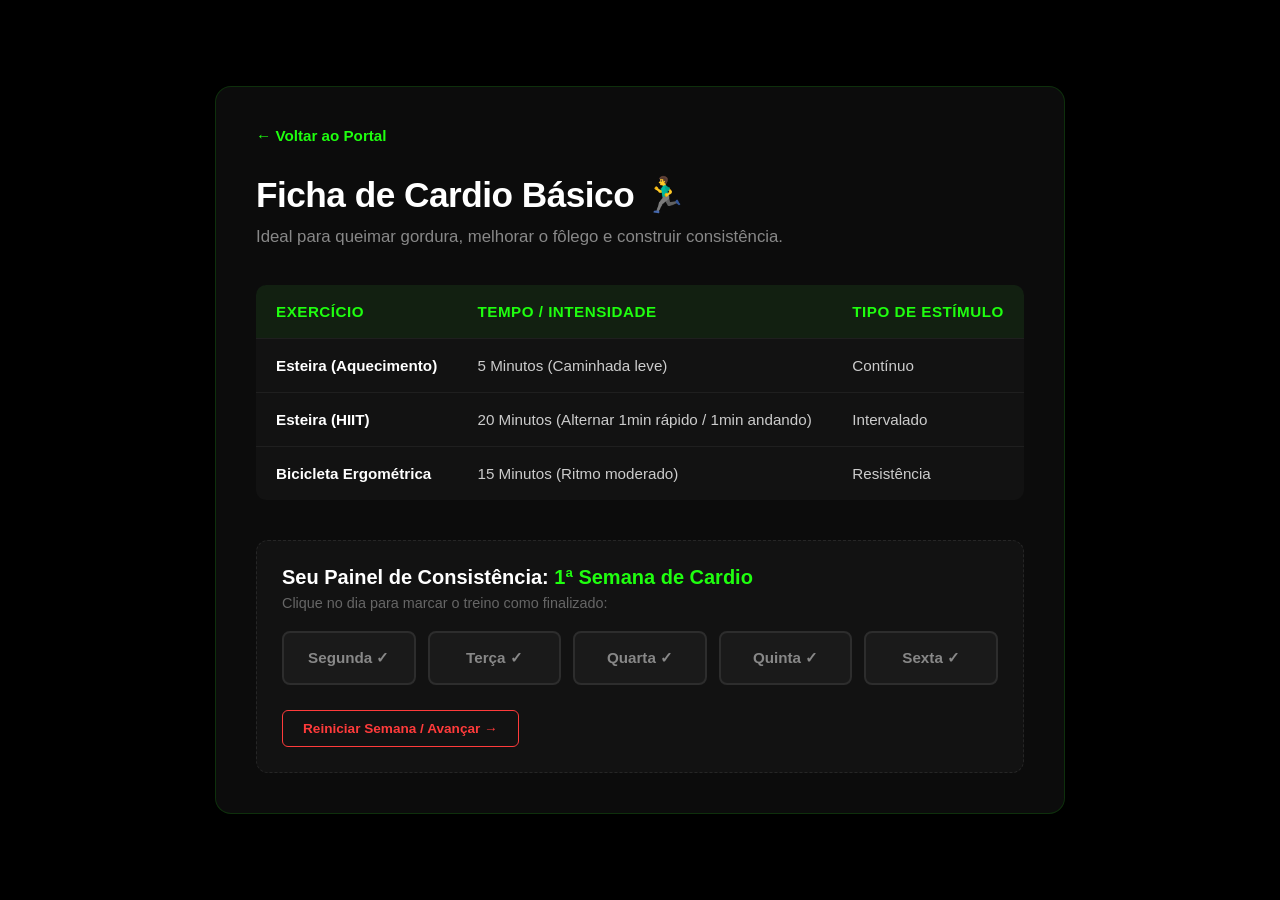
<file: treino-cardio.html>
<!DOCTYPE html>
<html lang="pt-br">
<head>
    <meta charset="UTF-8">
    <meta name="viewport" content="width=device-width, initial-scale=1.0">
    <link rel="stylesheet" href="cardio.css">
    <title>Sua Ficha de Cardio - Portal Fitness</title>
</head>
<body>

    <div class="container-treino">
        
        <!-- Link de Retorno -->
        <a href="index.html" class="voltar-home">← Voltar ao Portal</a>
        
        <!-- Cabeçalho da Ficha -->
        <h1 class="titulo-pagina">Ficha de Cardio Básico 🏃‍♂️</h1>
        <p class="subtitulo-pagina">Ideal para queimar gordura, melhorar o fôlego e construir consistência.</p>

        <!-- Tabela com a Rotina de Exercícios -->
        <table class="tabela-treino">
            <thead>
                <tr>
                    <th>Exercício</th>
                    <th>Tempo / Intensidade</th>
                    <th>Tipo de Estímulo</th>
                </tr>
            </thead>
            <tbody>
                <tr>
                    <td><strong class="nome-exercicio">Esteira (Aquecimento)</strong></td>
                    <td>5 Minutos (Caminhada leve)</td>
                    <td>Contínuo</td>
                </tr>
                <tr>
                    <td><strong class="nome-exercicio">Esteira (HIIT)</strong></td>
                    <td>20 Minutos (Alternar 1min rápido / 1min andando)</td>
                    <td>Intervalado</td>
                </tr>
                <tr>
                    <td><strong class="nome-exercicio">Bicicleta Ergométrica</strong></td>
                    <td>15 Minutos (Ritmo moderado)</td>
                    <td>Resistência</td>
                </tr>
            </tbody>
        </table>

        <!-- Painel de Check-in Semanal -->
        <div class="painel-checkin">
          <!-- 🎯 ATUALIZADO: Adicionamos o span que vai mostrar a semana atual -->
            <h3 class="titulo-checkin">
                Seu Painel de Consistência: <span id="contador-semanas" style="color: rgb(31, 255, 15);">1ª Semana</span>
            </h3>
            <p class="instrucao-checkin">Clique no dia para marcar o treino como finalizado:</p>
            <!-- Bloco dos botões de dias -->
            <div class="dias-wrapper">
                <div class="dia-btn" data-dia="seg">Segunda ✓</div>
                <div class="dia-btn" data-dia="ter">Terça ✓</div>
                <div class="dia-btn" data-dia="qua">Quarta ✓</div>
                <div class="dia-btn" data-dia="qui">Quinta ✓</div>
                <div class="dia-btn" data-dia="sex">Sexta ✓</div>
            </div>

            <!-- Botão de Reset -->
            <button class="btn-reset" id="reset-progresso">Reiniciar Semana / Avançar →</button>
        </div>

    </div>
<div id="modal-conquista" class="modal-fundo">
        <div class="modal-conteudo">
            <div class="trofeu-animado">🏆</div>
            <h2>Parabéns pelo Progresso!</h2>
            <p id="texto-parabens">Você concluiu a semana de treinos com sucesso!</p>
            <button id="btn-fechar-modal">Continuar Treinando 💪</button>
        </div>
    </div>
    <!-- Chamada do script isolado para controle do check-in -->
    <script src="cardio.js"></script>
</body>
</html>
</file>
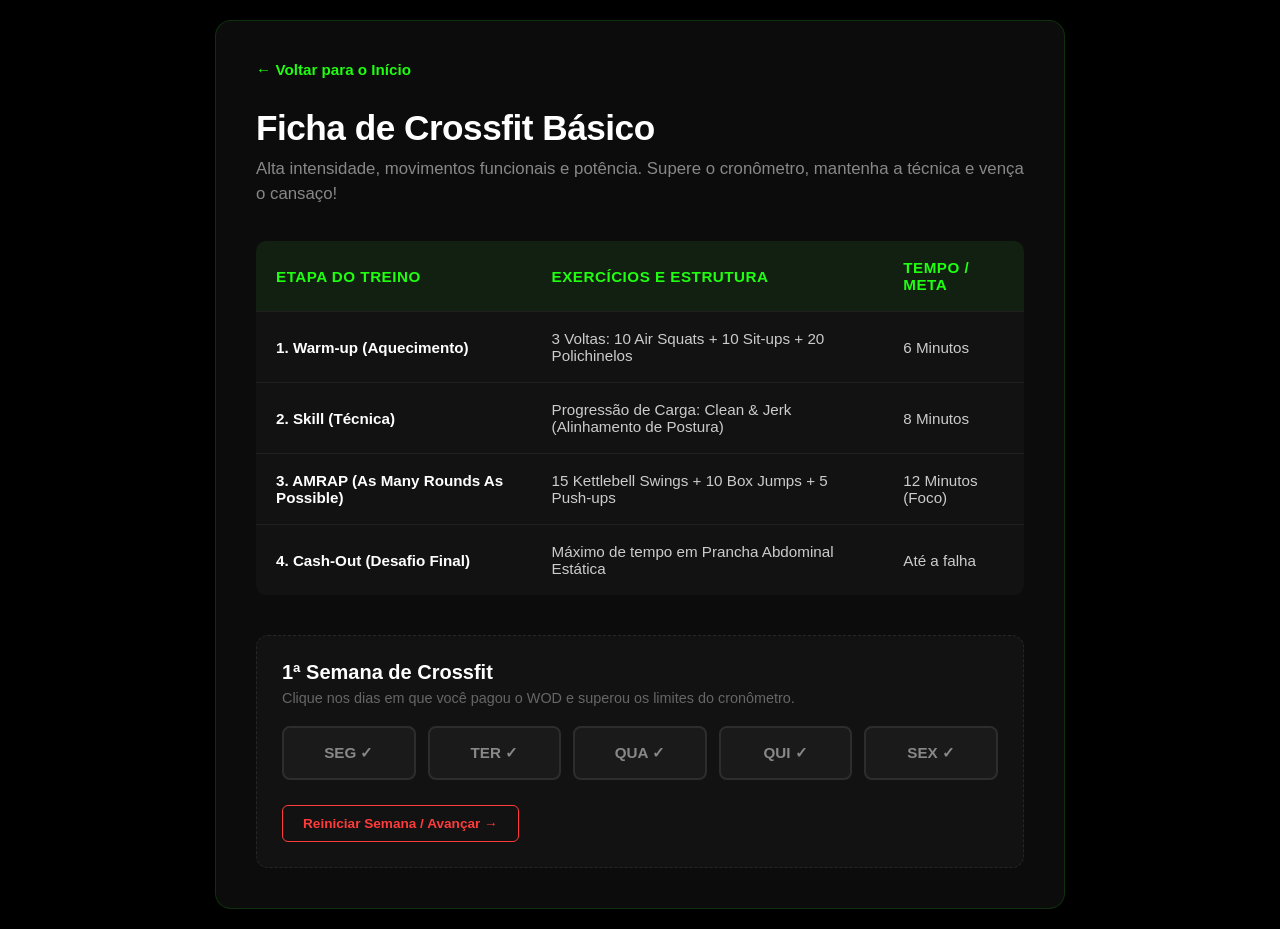
<file: treino-crossfit.html>
<!DOCTYPE html>
<html lang="pt-BR">
<head>
    <meta charset="UTF-8">
    <meta name="viewport" content="width=device-width, initial-scale=1.0">
    <title>Crossfit - Meu Portal Fitness</title>
    <link rel="stylesheet" href="crossfit.css">
</head>
<body>

    <div class="container-treino">
        <a href="index.html" class="voltar-home">← Voltar para o Início</a>

        <h1 class="titulo-pagina">Ficha de Crossfit Básico</h1>
        <p class="subtitulo-pagina">Alta intensidade, movimentos funcionais e potência. Supere o cronômetro, mantenha a técnica e vença o cansaço!</p>

        <table class="tabela-treino">
            <thead>
                <tr>
                    <th>Etapa do Treino</th>
                    <th>Exercícios e Estrutura</th>
                    <th>Tempo / Meta</th>
                </tr>
            </thead>
            <tbody>
                <tr>
                    <td><span class="nome-exercicio">1. Warm-up (Aquecimento)</span></td>
                    <td>3 Voltas: 10 Air Squats + 10 Sit-ups + 20 Polichinelos</td>
                    <td>6 Minutos</td>
                </tr>
                <tr>
                    <td><span class="nome-exercicio">2. Skill (Técnica)</span></td>
                    <td>Progressão de Carga: Clean & Jerk (Alinhamento de Postura)</td>
                    <td>8 Minutos</td>
                </tr>
                <tr>
                    <td><span class="nome-exercicio">3. AMRAP (As Many Rounds As Possible)</span></td>
                    <td>15 Kettlebell Swings + 10 Box Jumps + 5 Push-ups</td>
                    <td>12 Minutos (Foco)</td>
                </tr>
                <tr>
                    <td><span class="nome-exercicio">4. Cash-Out (Desafio Final)</span></td>
                    <td>Máximo de tempo em Prancha Abdominal Estática</td>
                    <td>Até a falha</td>
                </tr>
            </tbody>
        </table>

        <div class="painel-checkin">
            <h3 id="contador-semanas" class="titulo-checkin">1ª Semana de Crossfit</h3>
            <p class="instrucao-checkin">Clique nos dias em que você pagou o WOD e superou os limites do cronômetro.</p>
            
            <div class="dias-wrapper">
                <button class="dia-btn" data-dia="seg">SEG ✓</button>
                <button class="dia-btn" data-dia="ter">TER ✓</button>
                <button class="dia-btn" data-dia="qua">QUA ✓</button>
                <button class="dia-btn" data-dia="qui">QUI ✓</button>
                <button class="dia-btn" data-dia="sex">SEX ✓</button>
            </div>

            <button id="reset-progresso" class="btn-reset">Reiniciar Semana / Avançar →</button>
        </div>
    </div>

    <div id="modal-conquista" class="modal-fundo">
        <div class="modal-conteudo">
            <span class="trofeu-animado">🏆</span>
            <h2>Semana Concluída!</h2>
            <p id="texto-parabens">Sensacional! A sua semana de treino foi totalmente concluída.</p>
            <button id="btn-fechar-modal">Continuar Treinando</button>
        </div>
    </div>

    <script src="crossfit.js"></script>
</body>
</html>
</file>
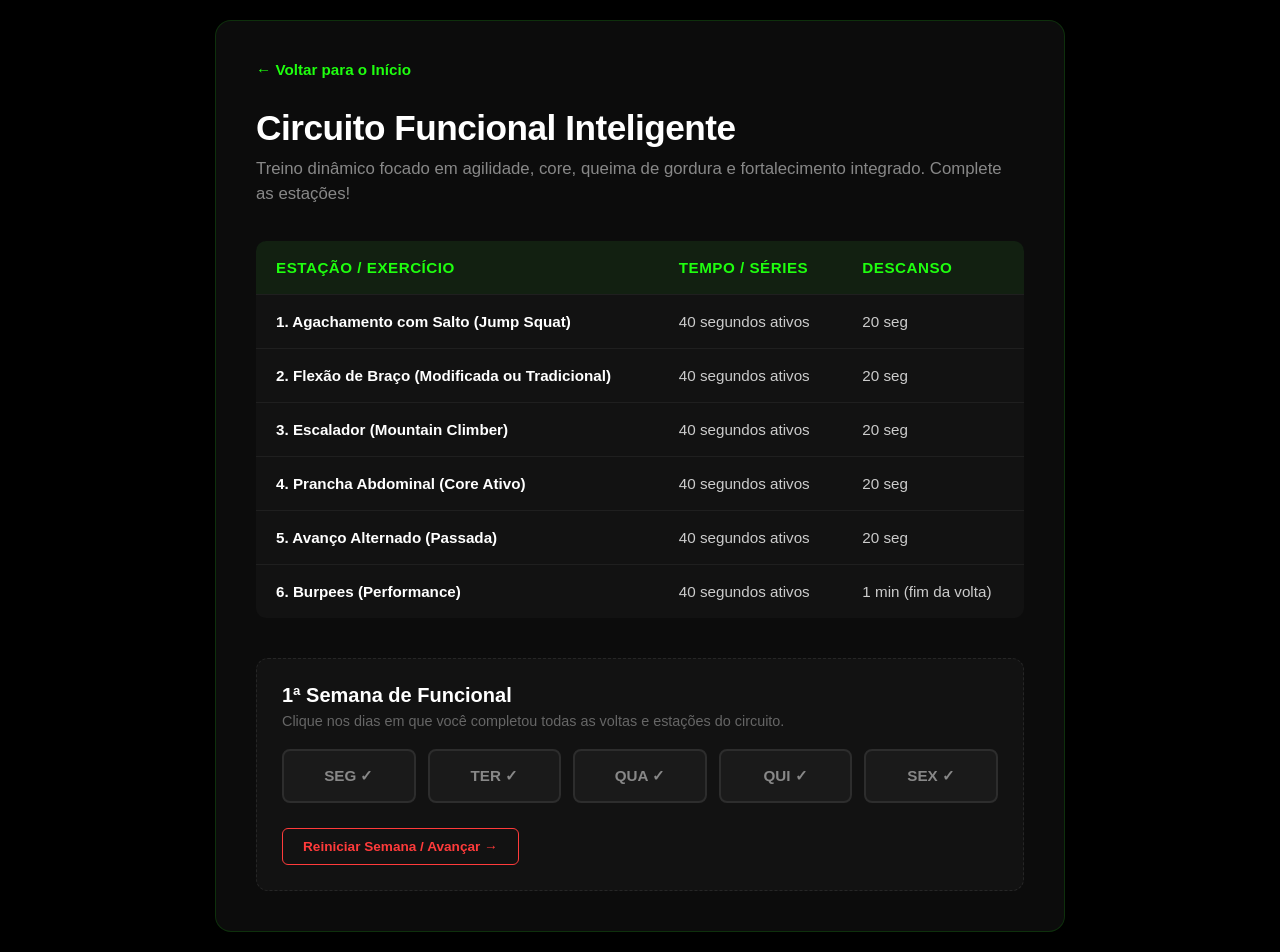
<file: treino-funcional.html>
<!DOCTYPE html>
<html lang="pt-BR">
<head>
    <meta charset="UTF-8">
    <meta name="viewport" content="width=device-width, initial-scale=1.0">
    <title>Treinamento Funcional - Meu Portal Fitness</title>
    <link rel="stylesheet" href="funcional.css">
</head>
<body>

    <div class="container-treino">
        <a href="index.html" class="voltar-home">← Voltar para o Início</a>

        <h1 class="titulo-pagina">Circuito Funcional Inteligente</h1>
        <p class="subtitulo-pagina">Treino dinâmico focado em agilidade, core, queima de gordura e fortalecimento integrado. Complete as estações!</p>

        <table class="tabela-treino">
            <thead>
                <tr>
                    <th>Estação / Exercício</th>
                    <th>Tempo / Séries</th>
                    <th>Descanso</th>
                </tr>
            </thead>
            <tbody>
                <tr>
                    <td><span class="nome-exercicio">1. Agachamento com Salto (Jump Squat)</span></td>
                    <td>40 segundos ativos</td>
                    <td>20 seg</td>
                </tr>
                <tr>
                    <td><span class="nome-exercicio">2. Flexão de Braço (Modificada ou Tradicional)</span></td>
                    <td>40 segundos ativos</td>
                    <td>20 seg</td>
                </tr>
                <tr>
                    <td><span class="nome-exercicio">3. Escalador (Mountain Climber)</span></td>
                    <td>40 segundos ativos</td>
                    <td>20 seg</td>
                </tr>
                <tr>
                    <td><span class="nome-exercicio">4. Prancha Abdominal (Core Ativo)</span></td>
                    <td>40 segundos ativos</td>
                    <td>20 seg</td>
                </tr>
                <tr>
                    <td><span class="nome-exercicio">5. Avanço Alternado (Passada)</span></td>
                    <td>40 segundos ativos</td>
                    <td>20 seg</td>
                </tr>
                <tr>
                    <td><span class="nome-exercicio">6. Burpees (Performance)</span></td>
                    <td>40 segundos ativos</td>
                    <td>1 min (fim da volta)</td>
                </tr>
            </tbody>
        </table>

        <div class="painel-checkin">
            <h3 id="contador-semanas" class="titulo-checkin">1ª Semana de Funcional</h3>
            <p class="instrucao-checkin">Clique nos dias em que você completou todas as voltas e estações do circuito.</p>
            
            <div class="dias-wrapper">
                <button class="dia-btn" data-dia="seg">SEG ✓</button>
                <button class="dia-btn" data-dia="ter">TER ✓</button>
                <button class="dia-btn" data-dia="qua">QUA ✓</button>
                <button class="dia-btn" data-dia="qui">QUI ✓</button>
                <button class="dia-btn" data-dia="sex">SEX ✓</button>
            </div>

            <button id="reset-progresso" class="btn-reset">Reiniciar Semana / Avançar →</button>
        </div>
    </div>

    <div id="modal-conquista" class="modal-fundo">
        <div class="modal-conteudo">
            <span class="trofeu-animado">🏆</span>
            <h2>Semana Concluída!</h2>
            <p id="texto-parabens">Sensacional! A sua semana de treino foi totalmente concluída.</p>
            <button id="btn-fechar-modal">Continuar Treinando</button>
        </div>
    </div>

    <script src="funcional.js"></script>
</body>
</html>
</file>
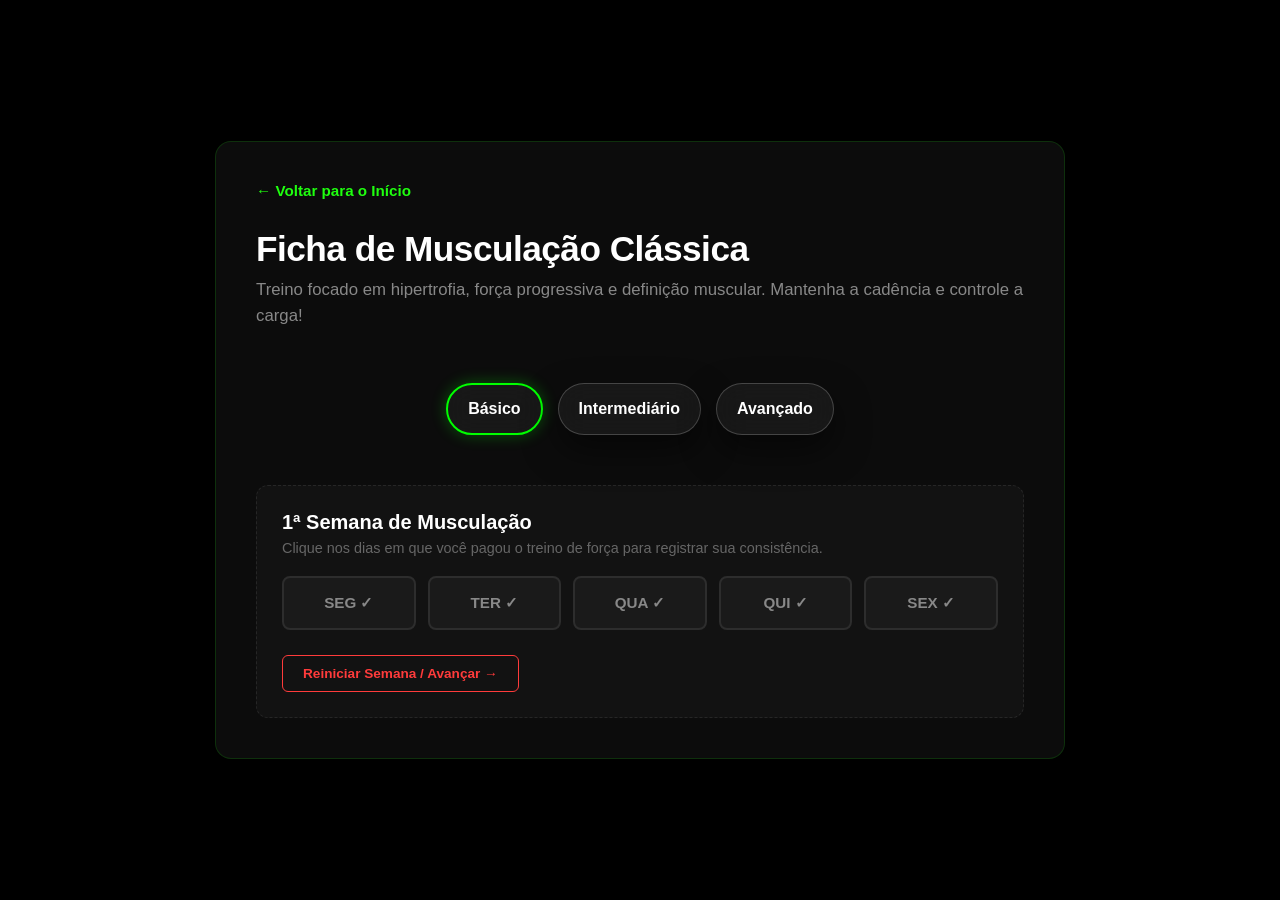
<file: treino-musculacao.html>
<!DOCTYPE html>
<html lang="pt-BR">
<head>
    <meta charset="UTF-8">
    <meta name="viewport" content="width=device-width, initial-scale=1.0">
    <title>Musculação Clássica - Meu Portal Fitness</title>
    <link rel="stylesheet" href="musculacao.css">
</head>
<body>

    <div class="container-treino">
        <a href="index.html" class="voltar-home">← Voltar para o Início</a>

        <h1 class="titulo-pagina">Ficha de Musculação Clássica</h1>
        <p class="subtitulo-pagina">Treino focado em hipertrofia, força progressiva e definição muscular. Mantenha a cadência e controle a carga!</p>

        <nav class="nav-niveis">
            <button class="btn-nivel active" data-nivel="basico">Básico</button>
            <button class="btn-nivel" data-nivel="intermediario">Intermediário</button>
            <button class="btn-nivel" data-nivel="avancado">Avançado</button>
        </nav>

        <!-- TREINO BÁSICO -->
  <div id="treino-basico" class="conteudo-treino" style="display: none;">
    <div class="lista-sanfona-treino">
        
        <!-- Treino A -->
        <div class="bloco-treino-item" data-treino="t1">
            <div class="card-dia-horizontal">
                <div class="card-info">
                    <h3>Treino 1</h3>
                    <p>COSTAS, BÍCEPS E PANTURRILHA</p>
                </div>
                <button class="btn-ver-treino">Ver treino</button>
            </div>
            <div class="tabela-dinamica-gaveta">
                <table class="tabela-treino">
                    <thead>
                        <tr>
                            <th>Exercício</th>
                            <th>Séries x Repetições</th>
                            <th>Descanso</th>
                        </tr>
                    </thead>
                    <tbody>
                        <tr><td>Puxador Alto</td><td>3 x 8-10</td><td>120 segundos</td></tr>
                        <tr><td>Remada Baixa Barra</td><td>3 x 8-10</td><td>120 segundos</td></tr>
                        <tr><td>Barra Fixa ou Graviton</td><td>3 x Falha</td><td>120 segundos</td></tr>
                        <tr><td>Rosca Direta (Cabo/Barra/Halter)</td><td>3 x 12</td><td>60 segundos</td></tr>
                        <tr><td>Panturrilhas</td><td>3 x 12</td><td>60 segundos</td></tr>
                    </tbody>
                </table>
            </div>
        </div>

        <!-- Treino B -->
        <div class="bloco-treino-item" data-treino="t2">
            <div class="card-dia-horizontal">
                <div class="card-info">
                    <h3>Treino 2</h3>
                    <p>MEMBROS INFERIORES E ABDÔMEN</p>
                </div>
                <button class="btn-ver-treino">Ver treino</button>
            </div>
            <div class="tabela-dinamica-gaveta">
                <table class="tabela-treino">
                    <thead>
                        <tr>
                            <th>Exercício</th>
                            <th>Séries x Repetições</th>
                            <th>Descanso</th>
                        </tr>
                    </thead>
                    <tbody>
                        <tr><td>Agachamento (Variações)</td><td>3 x 8-10</td><td>120 segundos</td></tr>
                        <tr><td>Leg Press</td><td>3 x 8-10</td><td>120 segundos</td></tr>
                        <tr><td>Mesa Flexora</td><td>3 x 10-12</td><td>60 segundos</td></tr>
                        <tr><td>Cadeira Extensora</td><td>3 x 10-12</td><td>60 segundos</td></tr>
                        <tr><td>Abdominal Roda</td><td>3 x 15</td><td>60 segundos</td></tr>
                    </tbody>
                </table>
            </div>
        </div>

        <!-- Treino C -->
        <div class="bloco-treino-item" data-treino="t3">
            <div class="card-dia-horizontal">
                <div class="card-info">
                    <h3>Treino 3</h3>
                    <p>PEITO, OMBROS E TRÍCEPS</p>
                </div>
                <button class="btn-ver-treino">Ver treino</button>
            </div>
            <div class="tabela-dinamica-gaveta">
                <table class="tabela-treino">
                    <thead>
                        <tr>
                            <th>Exercício</th>
                            <th>Séries x Repetições</th>
                            <th>Descanso</th>
                        </tr>
                    </thead>
                    <tbody>
                        <tr><td>Supino Reto</td><td>3 x 8-10</td><td>120 segundos</td></tr>
                        <tr><td>Desenvolvimento Militar</td><td>3 x 10-12</td><td>120 segundos</td></tr>
                        <tr><td>Supino Inclinado (Halter ou Barra)</td><td>3 x 8-10</td><td>120 segundos</td></tr>
                        <tr><td>Elevação Lateral</td><td>3 x 12</td><td>60 segundos</td></tr>
                        <tr><td>Tríceps Barra Cabo</td><td>3 x 12</td><td>60 segundos</td></tr>
                    </tbody>
                </table>
            </div>
        </div>

    </div>
</div>

        <!-- TREINO INTERMEDIÁRIO (Sua Nova Ficha Inserida Aqui) -->
 <div id="treino-intermediario" class="conteudo-treino" style="display: none;">
    
    <div class="lista-sanfona-treino">
        
        <div class="bloco-treino-item" data-treino="t1">
            <div class="card-dia-horizontal">
                <div class="card-info">
                    <h3>Treino 1</h3>
                    <p>PEITO E TRÍCEPS</p>
                </div>
                <button class="btn-ver-treino">Ver treino</button>
            </div>
            
            <div class="tabela-dinamica-gaveta">
                <table class="tabela-treino">
                    <thead>
                        <tr>
                            <th>Exercício</th>
                            <th>Séries x Repetições</th>
                            <th>Descanso</th>
                        </tr>
                    </thead>
                    <tbody>
                        <tr>
                            <td>
                                <span class="nome-exercicio">1. Supino Reto com Barra Reta</span>
                                <div class="instrucoes-treino">
                                    <strong>Instruções:</strong> Aumentar a carga entre as séries.<br>
                                    • 1ª Sem: 15-12-12-10 | 2ª Sem: 12-10-10-8<br>
                                    • 3ª Sem: 12-10-8-6 | 4ª Sem: 10-8-6-4
                                </div>
                            </td>
                            <td>4 x Pirâmide</td>
                            <td>120 segundos</td>
                        </tr>
                        <tr>
                            <td>
                                <span class="nome-exercicio">2. Crucifixo na Polia Média</span>
                                <div class="instrucoes-treino">
                                    <strong>Rest-Pause:</strong> Carga fixa. Faz 10, descansa 10seg e faz mais 10. Sem alterações semanais.
                                </div>
                            </td>
                            <td>4 x (10 + 10s + 10)</td>
                            <td>120 segundos</td>
                        </tr>
                        <tr>
                            <td>
                                <span class="nome-exercicio">3. Supino Máquina Inclinado (Pegada Pronada)</span>
                                <div class="instrucoes-treino">
                                    <strong>Instruções:</strong> Drop-set na última série.<br>
                                    • 1ª e 2ª Sem: 12 repetições | 3ª Sem: 10 repetições<br>
                                    • 4ª Sem: Falhar próximo de 8 repetições
                                </div>
                            </td>
                            <td>3 x Variação <span class="tag-tecnica">+ DROP</span></td>
                            <td>90 segundos</td>
                        </tr>
                        <tr>
                            <td>
                                <span class="nome-exercicio">4. Crucifixo Inclinado na Polia</span>
                                <div class="instrucoes-treino">
                                    <strong>Instruções:</strong> Rest-pause de 10 segundos.<br>
                                    • 1ª e 2ª Sem: Faz 12 + 10s + 12 | 3ª Sem: Faz 10 + 10s + 10<br>
                                    • 4ª Sem: Faz 10 + 10s + Até a Falha
                                </div>
                            </td>
                            <td>4 x Variação</td>
                            <td>90 segundos</td>
                        </tr>
                        <tr>
                            <td>
                                <span class="nome-exercicio">5. Tríceps na Polia Barra W</span>
                                <div class="instrucoes-treino">
                                    <strong>Instruções:</strong> Intensidade máxima.<br>
                                    • 1ª Sem: 12 MAX | 2ª Sem: 10 MAX<br>
                                    • 3ª Sem: 8 MAX | 4ª Sem: 8-6 MAX
                                </div>
                            </td>
                            <td>3 x MAX</td>
                            <td>90 segundos</td>
                        </tr>
                        <tr>
                            <td>
                                <span class="nome-exercicio">6. Tríceps Francês na Polia com Corda</span>
                                <div class="instrucoes-treino">
                                    <strong>Instruções:</strong> Foco em progressão.<br>
                                    • 1ª Sem: 12 a 15 | 2ª Sem: 10 a 12 | 3ª Sem: 8 a 10 | 4ª Sem: 6 a 8
                                </div>
                            </td>
                            <td>4 x 12 a 15</td>
                            <td>90 segundos</td>
                        </tr>
                    </tbody>
                </table>
            </div>
        </div>

        <div class="bloco-treino-item" data-treino="t2">
            <div class="card-dia-horizontal">
                <div class="card-info">
                    <h3>Treino 2</h3>
                    <p>COSTAS E BÍCEPS</p>
                </div>
                <button class="btn-ver-treino">Ver treino</button>
            </div>
            
            <div class="tabela-dinamica-gaveta">
                <table class="tabela-treino">
                    <thead>
                        <tr>
                            <th>Exercício</th>
                            <th>Séries x Repetições</th>
                            <th>Descanso</th>
                        </tr>
                    </thead>
                    <tbody>
                        <tr>
                            <td>
                                <span class="nome-exercicio">1. Puxada Neutra Triângulo</span>
                                <div class="instrucoes-treino">
                                    <strong>Instruções:</strong> Subir cargas (25kg - 35kg - 40kg - 40kg).<br>
                                    • 1ª Sem: 15-12-12-10 | 2ª Sem: 12-10-10-8<br>
                                    • 3ª Sem: 12-10-8-6 | 4ª Sem: 10-8-6-4
                                </div>
                            </td>
                            <td>4 x Pirâmide</td>
                            <td>120 segundos</td>
                        </tr>
                        <tr>
                            <td>
                                <span class="nome-exercicio">2. Pulldown com Corda</span>
                                <div class="instrucoes-treino">
                                    <strong>Rest-Pause:</strong> Carga 10kg. Faz 10, descansa 10s e faz mais 10.
                                </div>
                            </td>
                            <td>4 x (10 + 10s + 10)</td>
                            <td>120 segundos</td>
                        </tr>
                        <tr>
                            <td>
                                <span class="nome-exercicio">3. Remada Curvada com Barra Reta</span>
                                <div class="instrucoes-treino">
                                    <strong>Instruções:</strong> Carga 10kg. Drop-set na última série.<br>
                                    • 1ª e 2ª Sem: 12 repetições | 3ª Sem: 10 repetições | 4ª Sem: Falhar perto de 8
                                </div>
                            </td>
                            <td>3 x 12 <span class="tag-tecnica">+ DROP</span></td>
                            <td>90 segundos</td>
                        </tr>
                        <tr>
                            <td>
                                <span class="nome-exercicio">4. Remada Baixa (Pegada Pronada)</span>
                                <div class="instrucoes-treino">
                                    <strong>Instruções:</strong> Carga 20kg.<br>
                                    • 1ª e 2ª Sem: Faz 12 + 10s + 12 | 3ª Sem: Faz 10 + 10s + 10 | 4ª Sem: Faz 10 + 10s + Falha
                                </div>
                            </td>
                            <td>4 x Variação</td>
                            <td>90 segundos</td>
                        </tr>
                        <tr>
                            <td>
                                <span class="nome-exercicio">5. Rosca Direta Barra W</span>
                                <div class="instrucoes-treino">
                                    <strong>Instruções:</strong> Carga (15kg - 20kg - 20kg).<br>
                                    • 1ª Sem: 12 MAX | 2ª Sem: 10 MAX | 3ª Sem: 8 MAX | 4ª Sem: 8-6 MAX
                                </div>
                            </td>
                            <td>3 x MAX</td>
                            <td>90 segundos</td>
                        </tr>
                        <tr>
                            <td>
                                <span class="nome-exercicio">6. Rosca Scott Máquina</span>
                                <div class="instrucoes-treino">
                                    <strong>Instruções:</strong> Carga 10x8 e as 2 últimas com 5x12.<br>
                                    • 1ª Sem: 12 a 15 | 2ª Sem: 10 a 12 | 3ª Sem: 8 a 10 | 4ª Sem: 6 a 8
                                </div>
                            </td>
                            <td>4 x 12 a 15</td>
                            <td>90 segundos</td>
                        </tr>
                    </tbody>
                </table>
            </div>
        </div>

        <div class="bloco-treino-item" data-treino="t3">
            <div class="card-dia-horizontal">
                <div class="card-info">
                    <h3>Treino 3</h3>
                    <p>QUADRÍCEPS</p>
                </div>
                <button class="btn-ver-treino">Ver treino</button>
            </div>
            
            <div class="tabela-dinamica-gaveta">
                <table class="tabela-treino">
                    <thead>
                        <tr>
                            <th>Exercício</th>
                            <th>Séries x Repetições</th>
                            <th>Descanso</th>
                        </tr>
                    </thead>
                    <tbody>
                        <tr>
                            <td>
                                <span class="nome-exercicio">1. Agachamento Livre (Suporte)</span>
                                <div class="instrucoes-treino">
                                    <strong>Instruções:</strong> Carga (10kg - 20kg - 30kg - 30kg).<br>
                                    • 1ª Sem: 15-12-12-10 | 2ª Sem: 12-10-10-8 | 3ª Sem: 12-10-8-6 | 4ª Sem: 10-8-6-4
                                </div>
                            </td>
                            <td>4 x Pirâmide</td>
                            <td>120 segundos</td>
                        </tr>
                        <tr>
                            <td>
                                <span class="nome-exercicio">2. Leg Press 45º</span>
                                <div class="instrucoes-treino">
                                    <strong>Cluster-Set:</strong> Carga 80kg-80kg. 4 blocos de 5 repetições com 10s de intervalo.
                                </div>
                            </td>
                            <td>2 x (4 x 5)</td>
                            <td>120 segundos</td>
                        </tr>
                        <tr>
                            <td>
                                <span class="nome-exercicio">3. Agachamento Hack</span>
                                <div class="instrucoes-treino">
                                    <strong>Instruções:</strong> Carga (10-20-20-30).<br>
                                    • 1ª Sem: 12 a 15 | 2ª Sem: 10 a 12 | 3ª Sem: 8 a 10 | 4ª Sem: 6 a 8
                                </div>
                            </td>
                            <td>4 x 12 a 15</td>
                            <td>90 segundos</td>
                        </tr>
                        <tr>
                            <td>
                                <span class="nome-exercicio">4. Cadeira Extensora</span>
                                <div class="instrucoes-treino">
                                    <strong>Instruções:</strong> Carga 25kg. Última série faz 10, dropa para 20kg até a falha.
                                </div>
                            </td>
                            <td>3 x 10 <span class="tag-tecnica">+ DROP</span></td>
                            <td>120 segundos</td>
                        </tr>
                        <tr>
                            <td>
                                <span class="nome-exercicio">5. Adução de Quadril Máquina</span>
                                <div class="instrucoes-treino">
                                    <strong>Instruções:</strong> Carga ativa (0kg). Foco na contração.
                                </div>
                            </td>
                            <td>3 x 12 a 15</td>
                            <td>90 segundos</td>
                        </tr>
                        <tr>
                            <td>
                                <span class="nome-exercicio">6. Panturrilha Sentado</span>
                                <div class="instrucoes-treino">
                                    <strong>Instruções:</strong> Carga inicial 0kg.<br>
                                    • 1ª Sem: 12 a 15 | 2ª Sem: 10 a 12 | 3ª Sem: 8 a 10 | 4ª Sem: 6 a 8
                                </div>
                            </td>
                            <td>4 x 12 a 15</td>
                            <td>90 segundos</td>
                        </tr>
                    </tbody>
                </table>
            </div>
        </div>

        <div class="bloco-treino-item" data-treino="t4">
            <div class="card-dia-horizontal">
                <div class="card-info">
                    <h3>Treino 4</h3>
                    <p>OMBROS, TRAPÉZIO E ABDÔMEN</p>
                </div>
                <button class="btn-ver-treino">Ver treino</button>
            </div>
            
            <div class="tabela-dinamica-gaveta">
                <table class="tabela-treino">
                    <thead>
                        <tr>
                            <th>Exercício</th>
                            <th>Séries x Repetições</th>
                            <th>Descanso</th>
                        </tr>
                    </thead>
                    <tbody>
                        <tr>
                            <td>
                                <span class="nome-exercicio">1. Manguito Rotador Externo</span>
                                <div class="instrucoes-treino">
                                    <strong>Instruções:</strong> Sem descanso entre os lados. Fazer preferencialmente com elástico.
                                </div>
                            </td>
                            <td>2 x 20</td>
                            <td>Sem descanso</td>
                        </tr>
                        <tr>
                            <td>
                                <span class="nome-exercicio">2. Elevação Frontal Alternada</span>
                                <div class="instrucoes-treino">
                                    <strong>Instruções:</strong> • 1ª e 2ª Sem: 10 a 12 | 3ª Sem: 8 a 10 | 4ª Sem: 6 a 8
                                </div>
                            </td>
                            <td>4 x 10 a 12</td>
                            <td>90 segundos</td>
                        </tr>
                        <tr>
                            <td>
                                <span class="nome-exercicio">3. Desenvolvimento Halteres Sentado</span>
                                <div class="instrucoes-treino">
                                    <strong>Instruções:</strong> Banco ajustado em 80º.<br>
                                    • 1ª e 2ª Sem: 15-12-10-10-8 | 3ª Sem: 12-10-8-8-6 | 4ª Sem: 10-8-6-4
                                </div>
                            </td>
                            <td>5 x Variação</td>
                            <td>120 segundos</td>
                        </tr>
                        <tr>
                            <td>
                                <span class="nome-exercicio">4. Elevação Lateral Unilateral Polia Baixa</span>
                                <div class="instrucoes-treino">
                                    <strong>Instruções:</strong> Polia no joelho, dê um passo para fora da máquina.
                                </div>
                            </td>
                            <td>4 x 10 a 12</td>
                            <td>90 segundos</td>
                        </tr>
                        <tr>
                            <td>
                                <span class="nome-exercicio">5. Encolhimento de Ombros com Halteres</span>
                                <div class="instrucoes-treino">
                                    <strong>Pico de Contração:</strong> Peito apoiado no banco. Segurar 1-2s em cima.
                                </div>
                            </td>
                            <td>3 x 10 a 15</td>
                            <td>90 segundos</td>
                        </tr>
                        <tr>
                            <td>
                                <span class="nome-exercicio">6A. Abdominal Supra Pés Altos</span>
                                <div class="instrucoes-treino">
                                    <strong>Combinado:</strong> Fazer alternado com a prancha isométrica.
                                </div>
                            </td>
                            <td>3 x 10 a 15</td>
                            <td>Alternado</td>
                        </tr>
                        <tr>
                            <td>
                                <span class="nome-exercicio">6B. Abdominal Prancha Isométrica</span>
                                <div class="instrucoes-treino">
                                    <strong>Instruções:</strong> Sustentação até a falha total.
                                </div>
                            </td>
                            <td>3 x Falha</td>
                            <td>90 segundos</td>
                        </tr>
                        <tr>
                            <td>
                                <span class="nome-exercicio">7. Cardio Esteira ou Bike</span>
                                <div class="instrucoes-treino">
                                    <strong>Instruções:</strong> 20 min. Bike ajuda a poupar as articulações para o dia posterior.
                                </div>
                            </td>
                            <td>20 min</td>
                            <td>Fim</td>
                        </tr>
                    </tbody>
                </table>
            </div>
        </div>

        <div class="bloco-treino-item" data-treino="t5">
            <div class="card-dia-horizontal">
                <div class="card-info">
                    <h3>Treino 5</h3>
                    <p>PERNA POSTERIOR E GLÚTEO</p>
                </div>
                <button class="btn-ver-treino">Ver treino</button>
            </div>
            
            <div class="tabela-dinamica-gaveta">
                <table class="tabela-treino">
                    <thead>
                        <tr>
                            <th>Exercício</th>
                            <th>Séries x Repetições</th>
                            <th>Descanso</th>
                        </tr>
                    </thead>
                    <tbody>
                        <tr>
                            <td>
                                <span class="nome-exercicio">1. Stiff Pés Próximos Barra Livre</span>
                                <div class="instrucoes-treino">
                                    <strong>Instruções:</strong> Subir peso a cada série.<br>
                                    • 1ª Sem: 15-12-12-10 | 2ª Sem: 12-10-10-8 | 3ª Sem: 12-10-8-6 | 4ª Sem: 10-8-6-4
                                </div>
                            </td>
                            <td>4 x Pirâmide</td>
                            <td>120 segundos</td>
                        </tr>
                        <tr>
                            <td>
                                <span class="nome-exercicio">2. Mesa Flexora</span>
                                <div class="instrucoes-treino">
                                    <strong>Cluster-Set:</strong> Peso 10kg. Dividir em 4 pequenos blocos de 5 reps (10s de pausa).
                                </div>
                            </td>
                            <td>2 x (4 x 5)</td>
                            <td>120 segundos</td>
                        </tr>
                        <tr>
                            <td>
                                <span class="nome-exercicio">3. Elevação de Quadril na Máquina</span>
                                <div class="instrucoes-treino">
                                    <strong>Instruções:</strong> Cargas progressivas (20kg - 40kg - 40kg - 50kg).<br>
                                    • 1ª Sem: 12 a 15 | 2ª Sem: 10 a 12 | 3ª Sem: 8 a 10 | 4ª Sem: 6 a 8
                                </div>
                            </td>
                            <td>4 x 12 a 15</td>
                            <td>90 segundos</td>
                        </tr>
                        <tr>
                            <td>
                                <span class="nome-exercicio">4. Abdução de Quadril Máquina</span>
                                <div class="instrucoes-treino">
                                    <strong>Instruções:</strong> Carga estável de 43kg.
                                </div>
                            </td>
                            <td>3 x 12 a 15</td>
                            <td>90 segundos</td>
                        </tr>
                        <tr>
                            <td>
                                <span class="nome-exercicio">5. Panturrilha Hack</span>
                                <div class="instrucoes-treino">
                                    <strong>Instruções:</strong> Controle total na fase excêntrica.<br>
                                    • 1ª Sem: 12 a 15 | 2ª Sem: 10 a 12 | 3ª Sem: 8 a 10 | 4ª Sem: 6 a 8
                                </div>
                            </td>
                            <td>4 x 12 a 15</td>
                            <td>90 segundos</td>
                        </tr>
                    </tbody>
                </table>
            </div>
        </div>

    </div>
</div>  

        <!-- TREINO AVANÇADO -->
 <div id="treino-avancado" class="conteudo-treino" style="display: none;">
    <div class="lista-sanfona-treino">
        
        <!-- Treino 1 -->
        <div class="bloco-treino-item" data-treino="t1">
            <div class="card-dia-horizontal">
                <div class="card-info">
                    <h3>Treino 1</h3>
                    <p>PEITO E PANTURRILHAS (Foco em Densidade)</p>
                </div>
                <button class="btn-ver-treino">Ver treino</button>
            </div>
            <div class="tabela-dinamica-gaveta">
                <table class="tabela-treino">
                    <thead>
                        <tr><th>Exercício</th><th>Séries x Reps</th><th>Nota</th></tr>
                    </thead>
                    <tbody>
                        <tr><td>Supino Inclinado c/ Halteres</td><td>4 x 8-12</td><td>Carga progressiva</td></tr>
                        <tr><td>Supino Reto Máquina/Barra</td><td>4 x 10</td><td>Amplitude máxima</td></tr>
                        <tr><td>Crucifixo Inclinado Cabos</td><td>3 x 12</td><td>Pico de contração</td></tr>
                        <tr><td>Dips (Paralelas) c/ peso</td><td>3 x Falha</td><td>-</td></tr>
                        <tr><td>Panturrilha em Pé</td><td>5 x 15</td><td>2s no topo</td></tr>
                    </tbody>
                </table>
            </div>
        </div>

        <!-- Treino 2 -->
        <div class="bloco-treino-item" data-treino="t2">
            <div class="card-dia-horizontal">
                <div class="card-info">
                    <h3>Treino 2</h3>
                    <p>COSTAS E ABDÔMEN (Foco em Largura)</p>
                </div>
                <button class="btn-ver-treino">Ver treino</button>
            </div>
            <div class="tabela-dinamica-gaveta">
                <table class="tabela-treino">
                    <thead>
                        <tr><th>Exercício</th><th>Séries x Reps</th><th>Nota</th></tr>
                    </thead>
                    <tbody>
                        <tr><td>Puxada Alta Pronada</td><td>4 x 10-12</td><td>-</td></tr>
                        <tr><td>Remada Curvada (Supinada)</td><td>4 x 8-10</td><td>Tronco firme</td></tr>
                        <tr><td>Remada Unilateral (Serrote)</td><td>3 x 10</td><td>-</td></tr>
                        <tr><td>Pullover no Cabo</td><td>3 x 15</td><td>Alongamento extremo</td></tr>
                        <tr><td>Levantamento Terra</td><td>3 x 6-8</td><td>Old School</td></tr>
                        <tr><td>Abdominal Supra Polia</td><td>4 x 15</td><td>-</td></tr>
                    </tbody>
                </table>
            </div>
        </div>

        <!-- Treino 3 -->
        <div class="bloco-treino-item" data-treino="t3">
            <div class="card-dia-horizontal">
                <div class="card-info">
                    <h3>Treino 3</h3>
                    <p>QUADRÍCEPS E POSTERIOR (Pernas de Mutante)</p>
                </div>
                <button class="btn-ver-treino">Ver treino</button>
            </div>
            <div class="tabela-dinamica-gaveta">
                <table class="tabela-treino">
                    <thead>
                        <tr><th>Exercício</th><th>Séries x Reps</th><th>Nota</th></tr>
                    </thead>
                    <tbody>
                        <tr><td>Agachamento Livre</td><td>4 x 8-12</td><td>Abaixo de 90°</td></tr>
                        <tr><td>Leg Press 45°</td><td>4 x 12-15</td><td>Pés baixos</td></tr>
                        <tr><td>Hacksquat</td><td>3 x 10</td><td>Cadência controlada</td></tr>
                        <tr><td>Cadeira Extensora</td><td>4 x 12</td><td>Drop-set na última</td></tr>
                        <tr><td>Mesa Flexora</td><td>4 x 12</td><td>-</td></tr>
                        <tr><td>Stiff c/ Halteres</td><td>4 x 10</td><td>Alongar posterior</td></tr>
                    </tbody>
                </table>
            </div>
        </div>

        <!-- Treino 4 -->
        <div class="bloco-treino-item" data-treino="t4">
            <div class="card-dia-horizontal">
                <div class="card-info">
                    <h3>Treino 4</h3>
                    <p>OMBROS E TRAPÉZIO (Cebola 3D)</p>
                </div>
                <button class="btn-ver-treino">Ver treino</button>
            </div>
            <div class="tabela-dinamica-gaveta">
                <table class="tabela-treino">
                    <thead>
                        <tr><th>Exercício</th><th>Séries x Reps</th><th>Nota</th></tr>
                    </thead>
                    <tbody>
                        <tr><td>Desenvolvimento Halteres</td><td>4 x 8-10</td><td>-</td></tr>
                        <tr><td>Elevação Lateral Halteres</td><td>5 x 12-15</td><td>Drop-set sem pausa</td></tr>
                        <tr><td>Elevação Lateral Cabo</td><td>3 x 12</td><td>Tensão constante</td></tr>
                        <tr><td>Crucifixo Inverso Peck Deck</td><td>4 x 15</td><td>-</td></tr>
                        <tr><td>Encolhimento</td><td>4 x 12</td><td>2s no topo</td></tr>
                    </tbody>
                </table>
            </div>
        </div>

        <!-- Treino 5 -->
        <div class="bloco-treino-item" data-treino="t5">
            <div class="card-dia-horizontal">
                <div class="card-info">
                    <h3>Treino 5</h3>
                    <p>BRAÇOS COMPLETOS E ANTEBRAÇO</p>
                </div>
                <button class="btn-ver-treino">Ver treino</button>
            </div>
            <div class="tabela-dinamica-gaveta">
                <table class="tabela-treino">
                    <thead>
                        <tr><th>Exercício</th><th>Séries x Reps</th><th>Nota</th></tr>
                    </thead>
                    <tbody>
                        <tr><td>Rosca Direta Barra W</td><td>4 x 10</td><td>-</td></tr>
                        <tr><td>Tríceps Testa Barra W</td><td>4 x 10</td><td>Banco inclinado</td></tr>
                        <tr><td>Rosca Banco Inclinado</td><td>3 x 12</td><td>Alongamento</td></tr>
                        <tr><td>Tríceps Pulley Corda</td><td>4 x 12</td><td>Abrindo a corda</td></tr>
                        <tr><td>Rosca Martelo</td><td>4 x 12</td><td>Foco braquiorradial</td></tr>
                        <tr><td>Rosca Inversa/Punho</td><td>4 x 15</td><td>Explosão antebraço</td></tr>
                    </tbody>
                </table>
            </div>
        </div>

    </div>
</div>

        <div class="painel-checkin">
            <h3 id="contador-semanas" class="titulo-checkin">1ª Semana de Musculação</h3>
            <p class="instrucao-checkin">Clique nos dias em que você pagou o treino de força para registrar sua consistência.</p>
            
            <div class="dias-wrapper">
                <button class="dia-btn" data-dia="seg">SEG ✓</button>
                <button class="dia-btn" data-dia="ter">TER ✓</button>
                <button class="dia-btn" data-dia="qua">QUA ✓</button>
                <button class="dia-btn" data-dia="qui">QUI ✓</button>
                <button class="dia-btn" data-dia="sex">SEX ✓</button>
            </div>

            <button id="reset-progresso" class="btn-reset">Reiniciar Semana / Avançar →</button>
        </div>
    </div>

    <div id="modal-conquista" class="modal-fundo">
        <div class="modal-conteudo">
            <span class="trofeu-animado">🏆</span>
            <h2>Semana Concluída!</h2>
            <p id="texto-parabens">Sensacional! A sua semana de treino foi totalmente concluída.</p>
            <button id="btn-fechar-modal">Continuar Treinando</button>
        </div>
    </div>

    <script src="musculacao.js"></script>
</body>
</html>
</file>
<file: cardio.css>
/* ==========================================================================
   1. CONFIGURAÇÕES GERAIS E RESETS
   ========================================================================== */
* {
    margin: 0;
    padding: 0;
    box-shadow: border-box;
    box-sizing: border-box;
    font-family: 'Segoe UI', Tahoma, Geneva, Verdana, sans-serif;
}

body {
    background-color: #000000;
    color: #ffffff;
    padding: 20px;
    display: flex;
    justify-content: center;
    align-items: center;
    min-height: 100vh;
}

/* Container que centraliza todo o conteúdo da página */
.container-treino {
    width: 100%;
    max-width: 850px;
    background-color: #0c0c0c;
    border: 1px solid rgba(31, 255, 15, 0.15);
    border-radius: 16px;
    padding: 40px;
    box-shadow: 0 10px 30px rgba(0, 0, 0, 0.5);
}

/* Botão de voltar para a Home */
.voltar-home {
    display: inline-block;
    color: rgb(31, 255, 15);
    text-decoration: none;
    font-weight: 600;
    font-size: 0.95em;
    margin-bottom: 30px;
    transition: transform 0.2s ease;
}

.voltar-home:hover {
    transform: translateX(-5px);
}

/* ==========================================================================
   2. TEXTOS E CABEÇALHO
   ========================================================================== */
.titulo-pagina {
    font-size: 2.2em;
    font-weight: 800;
    margin-bottom: 8px;
    letter-spacing: -0.5px;
}

.subtitulo-pagina {
    color: #888888;
    font-size: 1.05em;
    margin-bottom: 35px;
    line-height: 1.5;
}

/* ==========================================================================
   3. TABELA DE EXERCÍCIOS
   ========================================================================== */
.tabela-treino {
    width: 100%;
    border-collapse: collapse;
    margin-bottom: 40px;
    background-color: #121212;
    border-radius: 10px;
    overflow: hidden; /* Garante que as bordas arredondadas funcionem */
}

.tabela-treino th, 
.tabela-treino td {
    padding: 18px 20px;
    text-align: left;
    border-bottom: 1px solid #1f1f1f;
}

/* Cabeçalho da tabela */
.tabela-treino th {
    background-color: rgba(31, 255, 15, 0.06);
    color: rgb(31, 255, 15);
    font-weight: 700;
    font-size: 0.95em;
    text-transform: uppercase;
    letter-spacing: 0.5px;
}

/* Linhas com os dados dos exercícios */
.tabela-treino td {
    color: #cccccc;
    font-size: 0.95em;
}

.nome-exercicio {
    color: #ffffff;
    font-weight: 600;
}

/* Remove a borda da última linha para não quebrar o visual */
.tabela-treino tr:last-child td {
    border-bottom: none;
}

/* ==========================================================================
   4. PAINEL DE CHECK-IN E BOTÕES DOS DIAS
   ========================================================================== */
.painel-checkin {
    background-color: #121212;
    border: 1px dashed #262626;
    border-radius: 12px;
    padding: 25px;
}

.titulo-checkin {
    font-size: 1.25em;
    color: #ffffff;
    margin-bottom: 6px;
}

.instrucao-checkin {
    color: #666666;
    font-size: 0.9em;
    margin-bottom: 20px;
}

/* Caixa que organiza os botões dos dias em linha */
.dias-wrapper {
    display: flex;
    justify-content: space-between;
    flex-wrap: wrap;
    gap: 12px;
    margin-bottom: 25px;
}

/* Botão padrão de cada dia (Não concluído) */
.dia-btn {
    flex: 1;
    min-width: 110px;
    padding: 16px 10px;
    background-color: #1a1a1a;
    border: 2px solid #2d2d2d;
    color: #888888;
    font-weight: 700;
    font-size: 0.95em;
    border-radius: 8px;
    text-align: center;
    cursor: pointer;
    user-select: none;
    transition: all 0.25s cubic-bezier(0.4, 0, 0.2, 1);
}

.dia-btn:hover {
    border-color: #555555;
    color: #ffffff;
    background-color: #222222;
}

/* 🎯 ESTADO CONCLUÍDO (Ativado via JavaScript) */
.dia-btn.concluido {
    background-color: rgba(31, 255, 15, 0.12);
    border-color: rgb(31, 255, 15);
    color: rgb(31, 255, 15);
    text-decoration: line-through;
    text-shadow: 0 0 10px rgba(31, 255, 15, 0.2);
    box-shadow: inset 0 0 10px rgba(31, 255, 15, 0.05);
}

/* Botão de reiniciar a semana */
.btn-reset {
    background-color: transparent;
    border: 1px solid #ff3b3b;
    color: #ff3b3b;
    padding: 10px 20px;
    font-size: 0.85em;
    font-weight: 600;
    border-radius: 6px;
    cursor: pointer;
    transition: all 0.2s ease;
}

.btn-reset:hover {
    background-color: #ff3b3b;
    color: #ffffff;
    box-shadow: 0 4px 12px rgba(255, 59, 59, 0.2);
}

/* ==========================================================================
   5. RESPONSIVIDADE (Para Celulares)
   ========================================================================== */
@media (max-width: 600px) {
    .container-treino {
        padding: 20px;
    }
    
    .titulo-pagina {
        font-size: 1.8em;
    }

    .tabela-treino th, 
    .tabela-treino td {
        padding: 12px;
        font-size: 0.85em;
    }

    .dia-btn {
        min-width: 45%; /* Em telas pequenas, exibe de 2 em 2 por linha */
    }
}
/* ==========================================================================
   ✨ MODAL DE CONQUISTA (POP-UP) E ANIMAÇÕES
   ========================================================================== */

/* O fundo escuro que cobre a tela inteira */
.modal-fundo {
    position: fixed;
    top: 0;
    left: 0;
    width: 100%;
    height: 100%;
    background-color: rgba(0, 0, 0, 0.85);
    display: flex;
    justify-content: center;
    align-items: center;
    opacity: 0;
    pointer-events: none; /* Impede cliques enquanto estiver invisível */
    transition: opacity 0.4s ease;
    z-index: 9999; /* Garante que fica na frente de tudo */
}

/* Quando o JavaScript ativa o modal */
.modal-fundo.mostrar {
    opacity: 1;
    pointer-events: auto;
}

/* Caixa branca/escura central do alerta */
.modal-conteudo {
    background-color: #121212;
    border: 2px solid rgb(31, 255, 15);
    padding: 40px;
    border-radius: 16px;
    text-align: center;
    max-width: 400px;
    width: 90%;
    transform: scale(0.7);
    transition: transform 0.4s cubic-bezier(0.175, 0.885, 0.32, 1.275);
    box-shadow: 0 0 30px rgba(31, 255, 15, 0.2);
}

/* Animação de crescimento da caixinha ao aparecer */
.modal-fundo.mostrar .modal-conteudo {
    transform: scale(1);
}

/* O Emoji de Troféu Gigante e Animado */
.trofeu-animado {
    font-size: 5em;
    margin-bottom: 15px;
    display: inline-block;
    animation: pulsarTrofeu 1.5s infinite ease-in-out;
}

.modal-conteudo h2 {
    color: #ffffff;
    font-size: 1.8em;
    margin-bottom: 10px;
}

.modal-conteudo p {
    color: #aaaaaa;
    font-size: 1em;
    margin-bottom: 25px;
}

/* Botão de fechar interno do Pop-up */
#btn-fechar-modal {
    background-color: rgb(31, 255, 15);
    color: #000000;
    border: none;
    padding: 12px 30px;
    font-size: 1em;
    font-weight: 700;
    border-radius: 8px;
    cursor: pointer;
    transition: all 0.3s ease;
}

#btn-fechar-modal:hover {
    background-color: #ffffff;
    transform: translateY(-2px);
    box-shadow: 0 5px 15px rgba(255, 255, 255, 0.2);
}

/* 🔄 Animação que faz o troféu dar um pulinho e girar levemente */
@keyframes pulsarTrofeu {
    0%, 100% {
        transform: scale(1) rotate(0deg);
    }
    50% {
        transform: scale(1.15) rotate(5deg);
    }
}
</file>
<file: crossfit.css>
/* ==========================================================================
   1. CONFIGURAÇÕES GERAIS E RESETS
   ========================================================================== */
* {
    margin: 0;
    padding: 0;
    box-shadow: border-box;
    box-sizing: border-box;
    font-family: 'Segoe UI', Tahoma, Geneva, Verdana, sans-serif;
}

body {
    background-color: #000000;
    color: #ffffff;
    padding: 20px;
    display: flex;
    justify-content: center;
    align-items: center;
    min-height: 100vh;
}

/* Container que centraliza todo o conteúdo da página */
.container-treino {
    width: 100%;
    max-width: 850px;
    background-color: #0c0c0c;
    border: 1px solid rgba(31, 255, 15, 0.15);
    border-radius: 16px;
    padding: 40px;
    box-shadow: 0 10px 30px rgba(0, 0, 0, 0.5);
}

/* Botão de voltar para a Home */
.voltar-home {
    display: inline-block;
    color: rgb(31, 255, 15);
    text-decoration: none;
    font-weight: 600;
    font-size: 0.95em;
    margin-bottom: 30px;
    transition: transform 0.2s ease;
}

.voltar-home:hover {
    transform: translateX(-5px);
}

/* ==========================================================================
   2. TEXTOS E CABEÇALHO
   ========================================================================== */
.titulo-pagina {
    font-size: 2.2em;
    font-weight: 800;
    margin-bottom: 8px;
    letter-spacing: -0.5px;
}

.subtitulo-pagina {
    color: #888888;
    font-size: 1.05em;
    margin-bottom: 35px;
    line-height: 1.5;
}

/* ==========================================================================
   3. TABELA DE EXERCÍCIOS
   ========================================================================== */
.tabela-treino {
    width: 100%;
    border-collapse: collapse;
    margin-bottom: 40px;
    background-color: #121212;
    border-radius: 10px;
    overflow: hidden;
}

.tabela-treino th, 
.tabela-treino td {
    padding: 18px 20px;
    text-align: left;
    border-bottom: 1px solid #1f1f1f;
}

/* Cabeçalho da tabela */
.tabela-treino th {
    background-color: rgba(31, 255, 15, 0.06);
    color: rgb(31, 255, 15);
    font-weight: 700;
    font-size: 0.95em;
    text-transform: uppercase;
    letter-spacing: 0.5px;
}

/* Linhas com os dados dos exercícios */
.tabela-treino td {
    color: #cccccc;
    font-size: 0.95em;
}

.nome-exercicio {
    color: #ffffff;
    font-weight: 600;
}

/* Remove a borda da última linha para não quebrar o visual */
.tabela-treino tr:last-child td {
    border-bottom: none;
}

/* ==========================================================================
   4. PAINEL DE CHECK-IN E BOTÕES DOS DIAS
   ========================================================================== */
.painel-checkin {
    background-color: #121212;
    border: 1px dashed #262626;
    border-radius: 12px;
    padding: 25px;
}

.titulo-checkin {
    font-size: 1.25em;
    color: #ffffff;
    margin-bottom: 6px;
}

.instrucao-checkin {
    color: #666666;
    font-size: 0.9em;
    margin-bottom: 20px;
}

/* Caixa que organiza os botões dos dias em linha */
.dias-wrapper {
    display: flex;
    justify-content: space-between;
    flex-wrap: wrap;
    gap: 12px;
    margin-bottom: 25px;
}

/* Botão padrão de cada dia (Não concluído) */
.dia-btn {
    flex: 1;
    min-width: 110px;
    padding: 16px 10px;
    background-color: #1a1a1a;
    border: 2px solid #2d2d2d;
    color: #888888;
    font-weight: 700;
    font-size: 0.95em;
    border-radius: 8px;
    text-align: center;
    cursor: pointer;
    user-select: none;
    transition: all 0.25s cubic-bezier(0.4, 0, 0.2, 1);
}

.dia-btn:hover {
    border-color: #555555;
    color: #ffffff;
    background-color: #222222;
}

/* 🎯 ESTADO CONCLUÍDO (Ativado via JavaScript) */
.dia-btn.concluido {
    background-color: rgba(31, 255, 15, 0.12);
    border-color: rgb(31, 255, 15);
    color: rgb(31, 255, 15);
    text-decoration: line-through;
    text-shadow: 0 0 10px rgba(31, 255, 15, 0.2);
    box-shadow: inset 0 0 10px rgba(31, 255, 15, 0.05);
}

/* Botão de reiniciar a semana */
.btn-reset {
    background-color: transparent;
    border: 1px solid #ff3b3b;
    color: #ff3b3b;
    padding: 10px 20px;
    font-size: 0.85em;
    font-weight: 600;
    border-radius: 6px;
    cursor: pointer;
    transition: all 0.2s ease;
}

.btn-reset:hover {
    background-color: #ff3b3b;
    color: #ffffff;
    box-shadow: 0 4px 12px rgba(255, 59, 59, 0.2);
}

/* ==========================================================================
   5. RESPONSIVIDADE (Para Celulares)
   ========================================================================== */
@media (max-width: 600px) {
    .container-treino {
        padding: 20px;
    }
    
    .titulo-pagina {
        font-size: 1.8em;
    }

    .tabela-treino th, 
    .tabela-treino td {
        padding: 12px;
        font-size: 0.85em;
    }

    .dia-btn {
        min-width: 45%;
    }
}

/* ==========================================================================
   ✨ MODAL DE CONQUISTA (POP-UP) E ANIMAÇÕES
   ========================================================================= */
.modal-fundo {
    position: fixed;
    top: 0;
    left: 0;
    width: 100%;
    height: 100%;
    background-color: rgba(0, 0, 0, 0.85);
    display: flex;
    justify-content: center;
    align-items: center;
    opacity: 0;
    pointer-events: none;
    transition: opacity 0.4s ease;
    z-index: 9999;
}

.modal-fundo.mostrar {
    opacity: 1;
    pointer-events: auto;
}

.modal-conteudo {
    background-color: #121212;
    border: 2px solid rgb(31, 255, 15);
    padding: 40px;
    border-radius: 16px;
    text-align: center;
    max-width: 400px;
    width: 90%;
    transform: scale(0.7);
    transition: transform 0.4s cubic-bezier(0.175, 0.885, 0.32, 1.275);
    box-shadow: 0 0 30px rgba(31, 255, 15, 0.2);
}

.modal-fundo.mostrar .modal-conteudo {
    transform: scale(1);
}

.trofeu-animado {
    font-size: 5em;
    margin-bottom: 15px;
    display: inline-block;
    animation: pulsarTrofeu 1.5s infinite ease-in-out;
}

.modal-conteudo h2 {
    color: #ffffff;
    font-size: 1.8em;
    margin-bottom: 10px;
}

.modal-conteudo p {
    color: #aaaaaa;
    font-size: 1em;
    margin-bottom: 25px;
}

#btn-fechar-modal {
    background-color: rgb(31, 255, 15);
    color: #000000;
    border: none;
    padding: 12px 30px;
    font-size: 1em;
    font-weight: 700;
    border-radius: 8px;
    cursor: pointer;
    transition: all 0.3s ease;
}

#btn-fechar-modal:hover {
    background-color: #ffffff;
    transform: translateY(-2px);
    box-shadow: 0 5px 15px rgba(255, 255, 255, 0.2);
}

@keyframes pulsarTrofeu {
    0%, 100% { transform: scale(1) rotate(0deg); }
    50% { transform: scale(1.15) rotate(5deg); }
}
</file>
<file: funcional.css>
/* ==========================================================================
   1. CONFIGURAÇÕES GERAIS E RESETS
   ========================================================================== */
* {
    margin: 0;
    padding: 0;
    box-shadow: border-box;
    box-sizing: border-box;
    font-family: 'Segoe UI', Tahoma, Geneva, Verdana, sans-serif;
}

body {
    background-color: #000000;
    color: #ffffff;
    padding: 20px;
    display: flex;
    justify-content: center;
    align-items: center;
    min-height: 100vh;
}

/* Container que centraliza todo o conteúdo da página */
.container-treino {
    width: 100%;
    max-width: 850px;
    background-color: #0c0c0c;
    border: 1px solid rgba(31, 255, 15, 0.15);
    border-radius: 16px;
    padding: 40px;
    box-shadow: 0 10px 30px rgba(0, 0, 0, 0.5);
}

/* Botão de voltar para a Home */
.voltar-home {
    display: inline-block;
    color: rgb(31, 255, 15);
    text-decoration: none;
    font-weight: 600;
    font-size: 0.95em;
    margin-bottom: 30px;
    transition: transform 0.2s ease;
}

.voltar-home:hover {
    transform: translateX(-5px);
}

/* ==========================================================================
   2. TEXTOS E CABEÇALHO
   ========================================================================== */
.titulo-pagina {
    font-size: 2.2em;
    font-weight: 800;
    margin-bottom: 8px;
    letter-spacing: -0.5px;
}

.subtitulo-pagina {
    color: #888888;
    font-size: 1.05em;
    margin-bottom: 35px;
    line-height: 1.5;
}

/* ==========================================================================
   3. TABELA DE EXERCÍCIOS
   ========================================================================== */
.tabela-treino {
    width: 100%;
    border-collapse: collapse;
    margin-bottom: 40px;
    background-color: #121212;
    border-radius: 10px;
    overflow: hidden;
}

.tabela-treino th, 
.tabela-treino td {
    padding: 18px 20px;
    text-align: left;
    border-bottom: 1px solid #1f1f1f;
}

/* Cabeçalho da tabela */
.tabela-treino th {
    background-color: rgba(31, 255, 15, 0.06);
    color: rgb(31, 255, 15);
    font-weight: 700;
    font-size: 0.95em;
    text-transform: uppercase;
    letter-spacing: 0.5px;
}

/* Linhas com os dados dos exercícios */
.tabela-treino td {
    color: #cccccc;
    font-size: 0.95em;
}

.nome-exercicio {
    color: #ffffff;
    font-weight: 600;
}

/* Remove a borda da última linha para não quebrar o visual */
.tabela-treino tr:last-child td {
    border-bottom: none;
}

/* ==========================================================================
   4. PAINEL DE CHECK-IN E BOTÕES DOS DIAS
   ========================================================================== */
.painel-checkin {
    background-color: #121212;
    border: 1px dashed #262626;
    border-radius: 12px;
    padding: 25px;
}

.titulo-checkin {
    font-size: 1.25em;
    color: #ffffff;
    margin-bottom: 6px;
}

.instrucao-checkin {
    color: #666666;
    font-size: 0.9em;
    margin-bottom: 20px;
}

/* Caixa que organiza os botões dos dias em linha */
.dias-wrapper {
    display: flex;
    justify-content: space-between;
    flex-wrap: wrap;
    gap: 12px;
    margin-bottom: 25px;
}

/* Botão padrão de cada dia (Não concluído) */
.dia-btn {
    flex: 1;
    min-width: 110px;
    padding: 16px 10px;
    background-color: #1a1a1a;
    border: 2px solid #2d2d2d;
    color: #888888;
    font-weight: 700;
    font-size: 0.95em;
    border-radius: 8px;
    text-align: center;
    cursor: pointer;
    user-select: none;
    transition: all 0.25s cubic-bezier(0.4, 0, 0.2, 1);
}

.dia-btn:hover {
    border-color: #555555;
    color: #ffffff;
    background-color: #222222;
}

/* 🎯 ESTADO CONCLUÍDO (Ativado via JavaScript) */
.dia-btn.concluido {
    background-color: rgba(31, 255, 15, 0.12);
    border-color: rgb(31, 255, 15);
    color: rgb(31, 255, 15);
    text-decoration: line-through;
    text-shadow: 0 0 10px rgba(31, 255, 15, 0.2);
    box-shadow: inset 0 0 10px rgba(31, 255, 15, 0.05);
}

/* Botão de reiniciar a semana */
.btn-reset {
    background-color: transparent;
    border: 1px solid #ff3b3b;
    color: #ff3b3b;
    padding: 10px 20px;
    font-size: 0.85em;
    font-weight: 600;
    border-radius: 6px;
    cursor: pointer;
    transition: all 0.2s ease;
}

.btn-reset:hover {
    background-color: #ff3b3b;
    color: #ffffff;
    box-shadow: 0 4px 12px rgba(255, 59, 59, 0.2);
}

/* ==========================================================================
   5. RESPONSIVIDADE (Para Celulares)
   ========================================================================== */
@media (max-width: 600px) {
    .container-treino {
        padding: 20px;
    }
    
    .titulo-pagina {
        font-size: 1.8em;
    }

    .tabela-treino th, 
    .tabela-treino td {
        padding: 12px;
        font-size: 0.85em;
    }

    .dia-btn {
        min-width: 45%;
    }
}

/* ==========================================================================
   ✨ MODAL DE CONQUISTA (POP-UP) E ANIMAÇÕES
   ========================================================================= */
.modal-fundo {
    position: fixed;
    top: 0;
    left: 0;
    width: 100%;
    height: 100%;
    background-color: rgba(0, 0, 0, 0.85);
    display: flex;
    justify-content: center;
    align-items: center;
    opacity: 0;
    pointer-events: none;
    transition: opacity 0.4s ease;
    z-index: 9999;
}

.modal-fundo.mostrar {
    opacity: 1;
    pointer-events: auto;
}

.modal-conteudo {
    background-color: #121212;
    border: 2px solid rgb(31, 255, 15);
    padding: 40px;
    border-radius: 16px;
    text-align: center;
    max-width: 400px;
    width: 90%;
    transform: scale(0.7);
    transition: transform 0.4s cubic-bezier(0.175, 0.885, 0.32, 1.275);
    box-shadow: 0 0 30px rgba(31, 255, 15, 0.2);
}

.modal-fundo.mostrar .modal-conteudo {
    transform: scale(1);
}

.trofeu-animado {
    font-size: 5em;
    margin-bottom: 15px;
    display: inline-block;
    animation: pulsarTrofeu 1.5s infinite ease-in-out;
}

.modal-conteudo h2 {
    color: #ffffff;
    font-size: 1.8em;
    margin-bottom: 10px;
}

.modal-conteudo p {
    color: #aaaaaa;
    font-size: 1em;
    margin-bottom: 25px;
}

#btn-fechar-modal {
    background-color: rgb(31, 255, 15);
    color: #000000;
    border: none;
    padding: 12px 30px;
    font-size: 1em;
    font-weight: 700;
    border-radius: 8px;
    cursor: pointer;
    transition: all 0.3s ease;
}

#btn-fechar-modal:hover {
    background-color: #ffffff;
    transform: translateY(-2px);
    box-shadow: 0 5px 15px rgba(255, 255, 255, 0.2);
}

@keyframes pulsarTrofeu {
    0%, 100% { transform: scale(1) rotate(0deg); }
    50% { transform: scale(1.15) rotate(5deg); }
}
</file>
<file: musculacao.css>
/* ==========================================================================
   1. CONFIGURAÇÕES GERAIS E RESETS
   ========================================================================== */
* {
    margin: 0;
    padding: 0;
    box-shadow: border-box;
    box-sizing: border-box;
    font-family: 'Segoe UI', Tahoma, Geneva, Verdana, sans-serif;
}

body {
    background-color: #000000;
    color: #ffffff;
    padding: 20px;
    display: flex;
    justify-content: center;
    align-items: center;
    min-height: 100vh;
}

/* Container que centraliza todo o conteúdo da página */
.container-treino {
    width: 100%;
    max-width: 850px;
    background-color: #0c0c0c;
    border: 1px solid rgba(31, 255, 15, 0.15);
    border-radius: 16px;
    padding: 40px;
    box-shadow: 0 10px 30px rgba(0, 0, 0, 0.5);
}

/* Botão de voltar para a Home */
.voltar-home {
    display: inline-block;
    color: rgb(31, 255, 15);
    text-decoration: none;
    font-weight: 600;
    font-size: 0.95em;
    margin-bottom: 30px;
    transition: transform 0.2s ease;
}

.voltar-home:hover {
    transform: translateX(-5px);
}

/* ==========================================================================
   2. TEXTOS E CABEÇALHO
   ========================================================================== */
.titulo-pagina {
    font-size: 2.2em;
    font-weight: 800;
    margin-bottom: 8px;
    letter-spacing: -0.5px;
}

.subtitulo-pagina {
    color: #888888;
    font-size: 1.05em;
    margin-bottom: 35px;
    line-height: 1.5;
}

/* ==========================================================================
   3. TABELA DE EXERCÍCIOS
   ========================================================================== */
.tabela-treino {
    width: 100%;
    border-collapse: collapse;
    margin-bottom: 40px;
    background-color: #121212;
    border-radius: 10px;
    overflow: hidden; /* Garante que as bordas arredondadas funcionem */
}

.tabela-treino th, 
.tabela-treino td {
    padding: 18px 20px;
    text-align: left;
    border-bottom: 1px solid #1f1f1f;
}

/* Cabeçalho da tabela */
.tabela-treino th {
    background-color: rgba(31, 255, 15, 0.06);
    color: rgb(31, 255, 15);
    font-weight: 700;
    font-size: 0.95em;
    text-transform: uppercase;
    letter-spacing: 0.5px;
}

/* Linhas com os dados dos exercícios */
.tabela-treino td {
    color: #cccccc;
    font-size: 0.95em;
}

.nome-exercicio {
    color: #ffffff;
    font-weight: 600;
}

/* Remove a borda da última linha para não quebrar o visual */
.tabela-treino tr:last-child td {
    border-bottom: none;
}

/* ==========================================================================
   4. PAINEL DE CHECK-IN E BOTÕES DOS DIAS
   ========================================================================== */
.painel-checkin {
    background-color: #121212;
    border: 1px dashed #262626;
    border-radius: 12px;
    padding: 25px;
}

.titulo-checkin {
    font-size: 1.25em;
    color: #ffffff;
    margin-bottom: 6px;
}

.instrucao-checkin {
    color: #666666;
    font-size: 0.9em;
    margin-bottom: 20px;
}

/* Caixa que organiza os botões dos dias em linha */
.dias-wrapper {
    display: flex;
    justify-content: space-between;
    flex-wrap: wrap;
    gap: 12px;
    margin-bottom: 25px;
}

/* Botão padrão de cada dia (Não concluído) */
.dia-btn {
    flex: 1;
    min-width: 110px;
    padding: 16px 10px;
    background-color: #1a1a1a;
    border: 2px solid #2d2d2d;
    color: #888888;
    font-weight: 700;
    font-size: 0.95em;
    border-radius: 8px;
    text-align: center;
    cursor: pointer;
    user-select: none;
    transition: all 0.25s cubic-bezier(0.4, 0, 0.2, 1);
}

.dia-btn:hover {
    border-color: #555555;
    color: #ffffff;
    background-color: #222222;
}

/* 🎯 ESTADO CONCLUÍDO (Ativado via JavaScript) */
.dia-btn.concluido {
    background-color: rgba(31, 255, 15, 0.12);
    border-color: rgb(31, 255, 15);
    color: rgb(31, 255, 15);
    text-decoration: line-through;
    text-shadow: 0 0 10px rgba(31, 255, 15, 0.2);
    box-shadow: inset 0 0 10px rgba(31, 255, 15, 0.05);
}

/* Botão de reiniciar a semana */
.btn-reset {
    background-color: transparent;
    border: 1px solid #ff3b3b;
    color: #ff3b3b;
    padding: 10px 20px;
    font-size: 0.85em;
    font-weight: 600;
    border-radius: 6px;
    cursor: pointer;
    transition: all 0.2s ease;
}

.btn-reset:hover {
    background-color: #ff3b3b;
    color: #ffffff;
    box-shadow: 0 4px 12px rgba(255, 59, 59, 0.2);
}

/* ==========================================================================
   5. RESPONSIVIDADE (Para Celulares)
   ========================================================================== */
/* ==========================================================================
   RESPONSIVIDADE AJUSTADA PARA ECRÃS PEQUENOS (TELEMÓVEIS)
   ========================================================================== */
@media (max-width: 600px) {
    .container-treino {
        padding: 15px; /* Diminui a margem interna para dar mais espaço */
    }
    
    .titulo-pagina {
        font-size: 1.6em; /* Diminui o tamanho do título */
    }

    /* FORÇA A TABELA A TER SCROLL LATERAL SE NÃO COUBER NO ECRÃ */
    .tabela-treino {
        display: block;
        width: 100%;
        overflow-x: auto;
        white-space: nowrap; /* Impede o texto de quebrar linhas de forma feia */
    }

    .tabela-treino th, 
    .tabela-treino td {
        padding: 10px;
        font-size: 0.8em;
    }

    /* FAZ OS BOTÕES DE SÁB/DOM QUEBRAREM EM DUAS COLUNAS DIRETAS */
    .dias-wrapper {
        display: block; /* Remove o alinhamento horizontal rígido */
    }

    .dia-btn {
        display: inline-block;
        width: 47%; /* Coloca dois botões por linha perfeitamente */
        margin: 1.5%;
        min-width: unset; /* Remove a restrição antiga */
        padding: 12px 5px;
    }
}

/* ==========================================================================
   ✨ MODAL DE CONQUISTA (POP-UP) E ANIMAÇÕES
   ========================================================================== */
.modal-fundo {
    position: fixed;
    top: 0;
    left: 0;
    width: 100%;
    height: 100%;
    background-color: rgba(0, 0, 0, 0.85);
    display: flex;
    justify-content: center;
    align-items: center;
    opacity: 0;
    pointer-events: none;
    transition: opacity 0.4s ease;
    z-index: 9999;
}

.modal-fundo.mostrar {
    opacity: 1;
    pointer-events: auto;
}

.modal-conteudo {
    background-color: #121212;
    border: 2px solid rgb(31, 255, 15);
    padding: 40px;
    border-radius: 16px;
    text-align: center;
    max-width: 400px;
    width: 90%;
    transform: scale(0.7);
    transition: transform 0.4s cubic-bezier(0.175, 0.885, 0.32, 1.275);
    box-shadow: 0 0 30px rgba(31, 255, 15, 0.2);
}

.modal-fundo.mostrar .modal-conteudo {
    transform: scale(1);
}

.trofeu-animado {
    font-size: 5em;
    margin-bottom: 15px;
    display: inline-block;
    animation: pulsarTrofeu 1.5s infinite ease-in-out;
}

.modal-conteudo h2 {
    color: #ffffff;
    font-size: 1.8em;
    margin-bottom: 10px;
}

.modal-conteudo p {
    color: #aaaaaa;
    font-size: 1em;
    margin-bottom: 25px;
}

#btn-fechar-modal {
    background-color: rgb(31, 255, 15);
    color: #000000;
    border: none;
    padding: 12px 30px;
    font-size: 1em;
    font-weight: 700;
    border-radius: 8px;
    cursor: pointer;
    transition: all 0.3s ease;
}

#btn-fechar-modal:hover {
    background-color: #ffffff;
    transform: translateY(-2px);
    box-shadow: 0 5px 15px rgba(255, 255, 255, 0.2);
}

@keyframes pulsarTrofeu {
    0%, 100% {
        transform: scale(1) rotate(0deg);
    }
    50% {
        transform: scale(1.15) rotate(5deg);
    }
}
/* --- ESTILIZAÇÃO DA NAV BAR DE NÍVEIS --- */

.nav-niveis {
    display: flex;
    justify-content: center;
    gap: 15px;
    margin: 20px 0 30px 0;
}

.btn-nivel {
    background-color: #111111;
    color: #ffffff;
    border: 2px solid transparent;
    padding: 10px 25px;
    font-size: 1rem;
    font-weight: bold;
    cursor: pointer;
    border-radius: 6px;
    transition: all 0.3s ease;
}

.btn-nivel:hover {
    color: #00ff00; /* Tom verde brilhante do seu projeto */
}

.btn-nivel.active {
    border-color: #00ff00; /* Borda verde ativa */
    color: #ffffff;
    box-shadow: 0 0 8px rgba(0, 255, 0, 0.2);
}
/* Título de separação para os dias da semana na ficha */
.dia-treino-titulo {
    color: #00ff00; /* Seu verde padrão */
    font-size: 1.3rem;
    margin: 40px 0 15px 0;
    text-transform: uppercase;
    letter-spacing: 1px;
    border-bottom: 1px solid rgba(0, 255, 0, 0.2);
    padding-bottom: 5px;
}
/* --- COMPORTAMENTO SANFONA (ACCORDION) --- */
.lista-sanfona-treino {
    display: flex;
    flex-direction: column;
    gap: 14px;
    margin-bottom: 30px;
}

/* O wrapper que junta o card e sua respectiva tabela */
.bloco-treino-item {
    background-color: #111111;
    border: 1px solid #222222;
    border-radius: 8px;
    overflow: hidden; /* Garante que a tabela suma quando fechada */
    transition: border-color 0.25s ease-in-out;
}

/* O cabeçalho clicável do card */
.card-dia-horizontal {
    padding: 20px 24px;
    display: flex;
    justify-content: space-between;
    align-items: center;
    cursor: pointer;
    background-color: #111111;
    transition: background-color 0.25s ease;
}

/* Hover apenas na barra do card */
.card-dia-horizontal:hover {
    background-color: #161616;
}

/* Quando o bloco estiver ativo (aberto) */
.bloco-treino-item.item-ativo {
    border-color: #00ff00; /* Acende a borda do bloco inteiro */
}

.bloco-treino-item.item-ativo .card-dia-horizontal {
    background-color: #121c12; /* Fundo sutil esverdeado no card ativo */
}

/* Textos de informações internos */
.card-info h3 {
    font-size: 1.1rem;
    color: #ffffff;
    margin: 0 0 4px 0;
}

.card-info p {
    font-size: 0.85rem;
    color: #888888;
    margin: 0;
    font-weight: 500;
}

/* Botão Ver Treino */
.btn-ver-treino {
    background-color: #0073e6;
    color: #ffffff;
    border: none;
    padding: 10px 24px;
    font-size: 0.9rem;
    font-weight: bold;
    border-radius: 6px;
    cursor: pointer;
    opacity: 0;
    transform: translateX(10px);
    transition: all 0.25s ease-in-out;
}

.card-dia-horizontal:hover .btn-ver-treino {
    opacity: 1;
    transform: translateX(0);
}

/* Mantém o botão visível e verde quando aberto */
.bloco-treino-item.item-ativo .btn-ver-treino {
    opacity: 1;
    transform: translateX(0);
    background-color: #00ff00;
    color: #000000;
}

/* A GAVETA DA TABELA (Efeito de deslizar) */
.tabela-dinamica-gaveta {
    max-height: 0; /* Começa totalmente trancada */
    opacity: 0;
    padding: 0 24px; /* Sem padding vertical enquanto fechada */
    transition: max-height 0.4s cubic-bezier(0, 1, 0, 1), opacity 0.3s ease;
}

/* Quando a classe active/item-ativo abrir a gaveta */
.bloco-treino-item.item-ativo .tabela-dinamica-gaveta {
    max-height: 2000px; /* Um valor alto para comportar a tabela inteira */
    opacity: 1;
    padding: 10px 24px 24px 24px; /* Devolve o espaçamento interno */
    border-top: 1px solid #222222;
}
.container-botoes-nivel {
    display: flex;
    flex-direction: column; /* Isso empilha os botões verticalmente */
    gap: 10px;              /* Espaçamento entre os botões */
    width: 100%;            /* Ocupa a largura total para alinhar como a barra verde */
}

.botao-nivel {
    width: 100%;            /* Garante que todos tenham a mesma largura */
    padding: 15px;          /* Ajuste o tamanho conforme sua preferência */
    text-align: center;
    border: 2px solid transparent; /* Bordas iniciais */
}

/* Opcional: Para manter o destaque verde conforme a imagem */
.botao-nivel.ativo {
    border-color: #00ff00;  /* Cor da borda verde que você deseja */
    box-shadow: 0 0 10px rgba(0, 255, 0, 0.2);
}
.nav-niveis {
    display: flex;
    gap: 15px;
    width: 100%;
    padding: 20px;
}

.btn-nivel {
    /* Efeito Glassmorphism */
    background: rgba(255, 255, 255, 0.05); /* Fundo semi-transparente */
    backdrop-filter: blur(15px);           /* O efeito de desfoque */
    border: 0.5px solid rgba(255, 255, 255, 0.2); /* Borda sutil */
    border-radius: 60px;                   /* Arredondamento */
    
    /* Estilização */
    padding: 15px 20px;
    color: white;
    font-size: 16px;
    cursor: pointer;
    transition: all 0.3s ease;
    box-shadow: 0 15px 35px rgba(0,0,0,0.5);
}

/* Quando estiver ativo, coloca a borda verde brilhante */
.btn-nivel.active {
    border: 2px solid #00ff00;
    box-shadow: 0 0 15px rgba(0, 255, 0, 0.3);
}

/* Efeito ao passar o mouse */
.btn-nivel:hover {
    background: rgba(255, 255, 255, 0.1);
}
</file>
